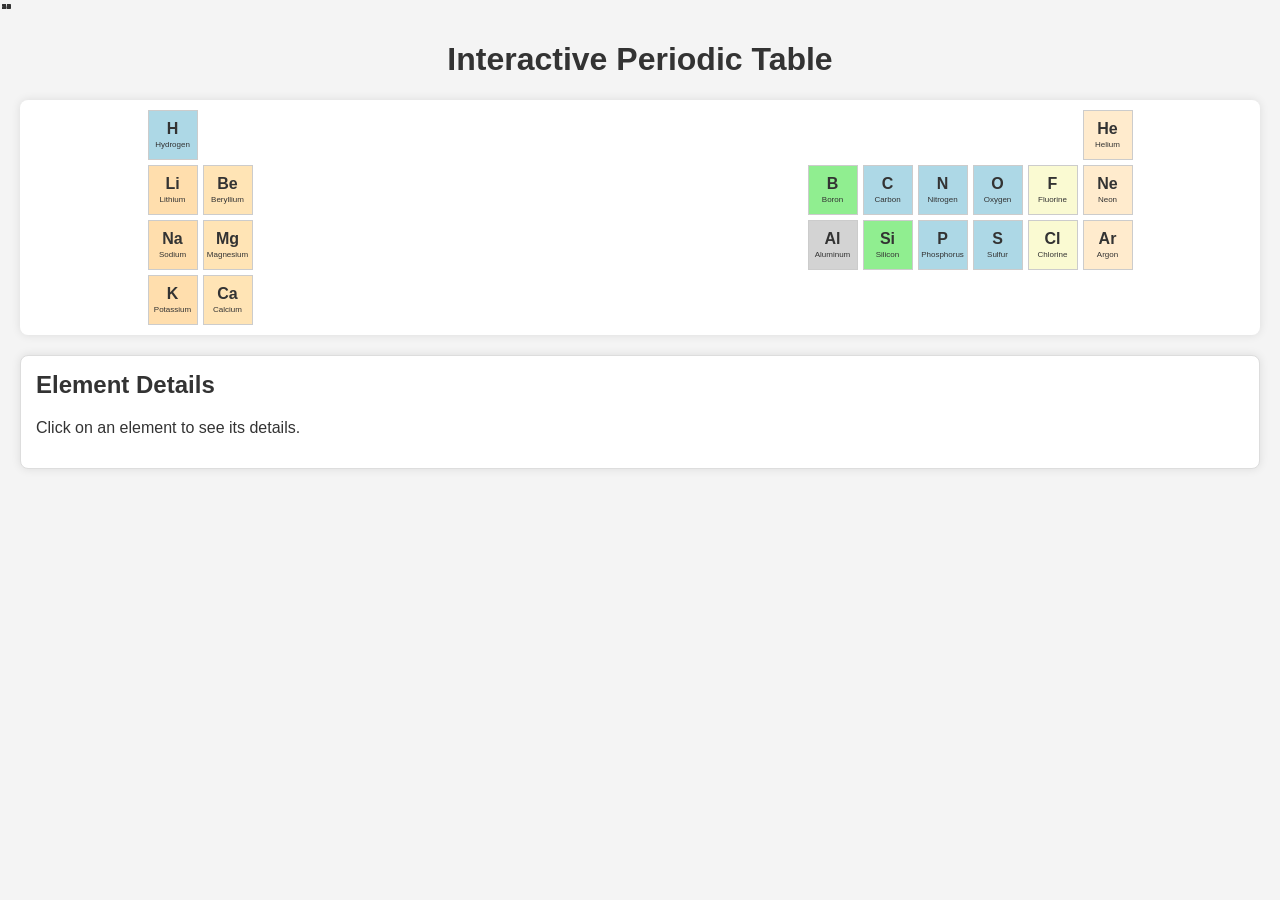
<file: index.html>
<!DOCTYPE html>
<html lang="en">
<head>
    <meta charset="UTF-8">
    <meta name="viewport" content="width=device-width, initial-scale=1.0">
    <title>Interactive Periodic Table</title>
    <link rel="stylesheet" href="style.css">
</head>
<body>
    <h1>Interactive Periodic Table</h1>
    <div id="periodic-table-container">
        <!-- Periodic table will be generated here by JavaScript -->
    </div>
    <div id="element-details-container">
        <!-- Element details will be displayed here -->
        <h2>Element Details</h2>
        <p>Click on an element to see its details.</p>
    </div>
    <script src="script.js"></script>
</body>
</html>
</file>
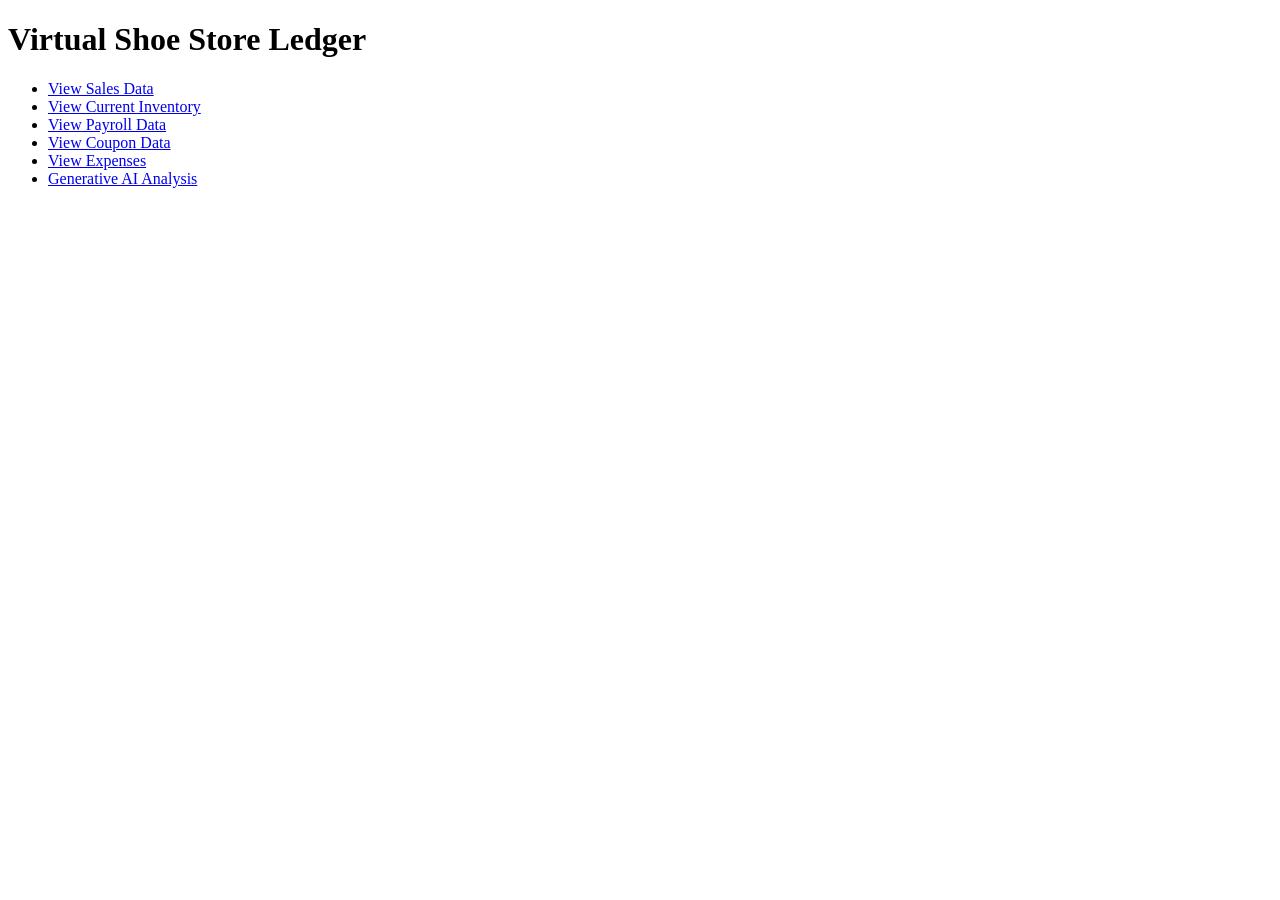
<file: templates/index.html>
<!DOCTYPE html>
<html lang="en">
<head>
    <meta charset="UTF-8">
    <meta name="viewport" content="width=device-width, initial-scale=1.0">
    <title>Virtual Shoe Store Ledger</title>
</head>
<body>
    <h1>Virtual Shoe Store Ledger</h1>
    <ul>
        <li><a href="/sales">View Sales Data</a></li>
        <li><a href="/inventory">View Current Inventory</a></li>
        <li><a href="/payrolls">View Payroll Data</a></li>
        <li><a href="/coupons">View Coupon Data</a></li>
        <li><a href="/expenses">View Expenses</a></li>
        <li><a href="/ai_analysis">Generative AI Analysis</a></li>
    </ul>
</body>
</html>
</file>
<file: style.css>
body {
    font-family: sans-serif;
    margin: 0;
    padding: 20px;
    background-color: #f4f4f4;
    color: #333;
}

h1 {
    text-align: center;
    color: #333;
}

#periodic-table-container {
    display: grid;
    grid-template-columns: repeat(18, 50px); /* Adjust column count and width as needed */
    grid-gap: 5px;
    justify-content: center;
    margin-bottom: 20px;
    padding: 10px;
    background-color: #fff;
    border-radius: 8px;
    box-shadow: 0 0 10px rgba(0,0,0,0.1);
}

.element {
    width: 50px;
    height: 50px;
    border: 1px solid #ccc;
    display: flex;
    flex-direction: column;
    align-items: center;
    justify-content: center;
    cursor: pointer;
    font-size: 10px;
    background-color: #f9f9f9;
    box-sizing: border-box; /* Ensures padding and border don't increase size */
}

.element:hover {
    background-color: #e0e0e0;
    border-color: #aaa;
}

.element .symbol {
    font-size: 16px;
    font-weight: bold;
}

.element .atomic-number {
    font-size: 8px;
    position: absolute;
    top: 2px;
    left: 2px;
}

.element .name {
    font-size: 8px;
    text-align: center;
    margin-top: 2px;
}

#element-details-container {
    margin-top: 20px;
    padding: 15px;
    background-color: #fff;
    border: 1px solid #ddd;
    border-radius: 8px;
    box-shadow: 0 0 10px rgba(0,0,0,0.1);
}

#element-details-container h2 {
    margin-top: 0;
    color: #333;
}

/* Placeholder for different element types - will be expanded later */
.alkali-metal { background-color: #ffdead; }
.alkaline-earth-metal { background-color: #ffe4b5; }
.lanthanide { background-color: #d8bfd8; }
.actinide { background-color: #dda0dd; }
.transition-metal { background-color: #b0e0e6; }
.post-transition-metal { background-color: #d3d3d3; }
.metalloid { background-color: #90ee90; }
.nonmetal { background-color: #add8e6; }
.halogen { background-color: #fafad2; }
.noble-gas { background-color: #ffebcd; }
.unknown { background-color: #f5f5f5; }
</file>
